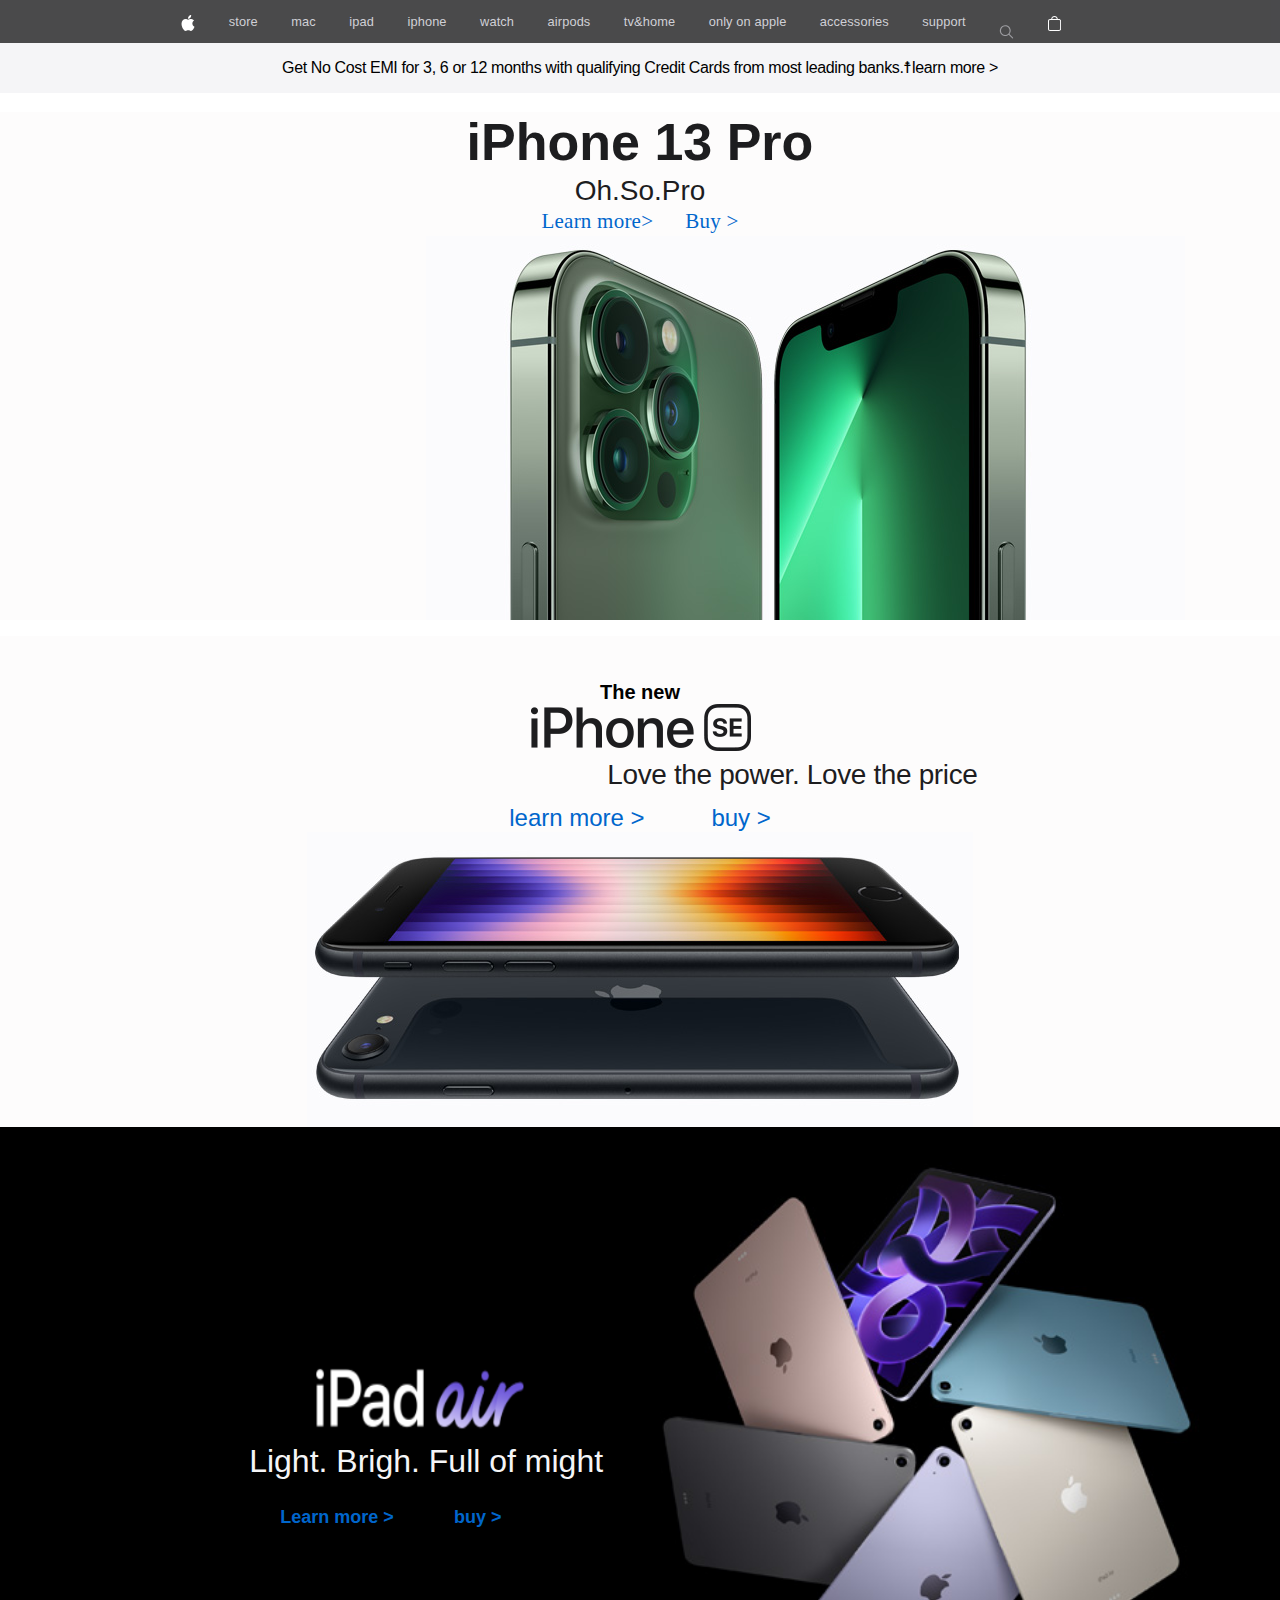
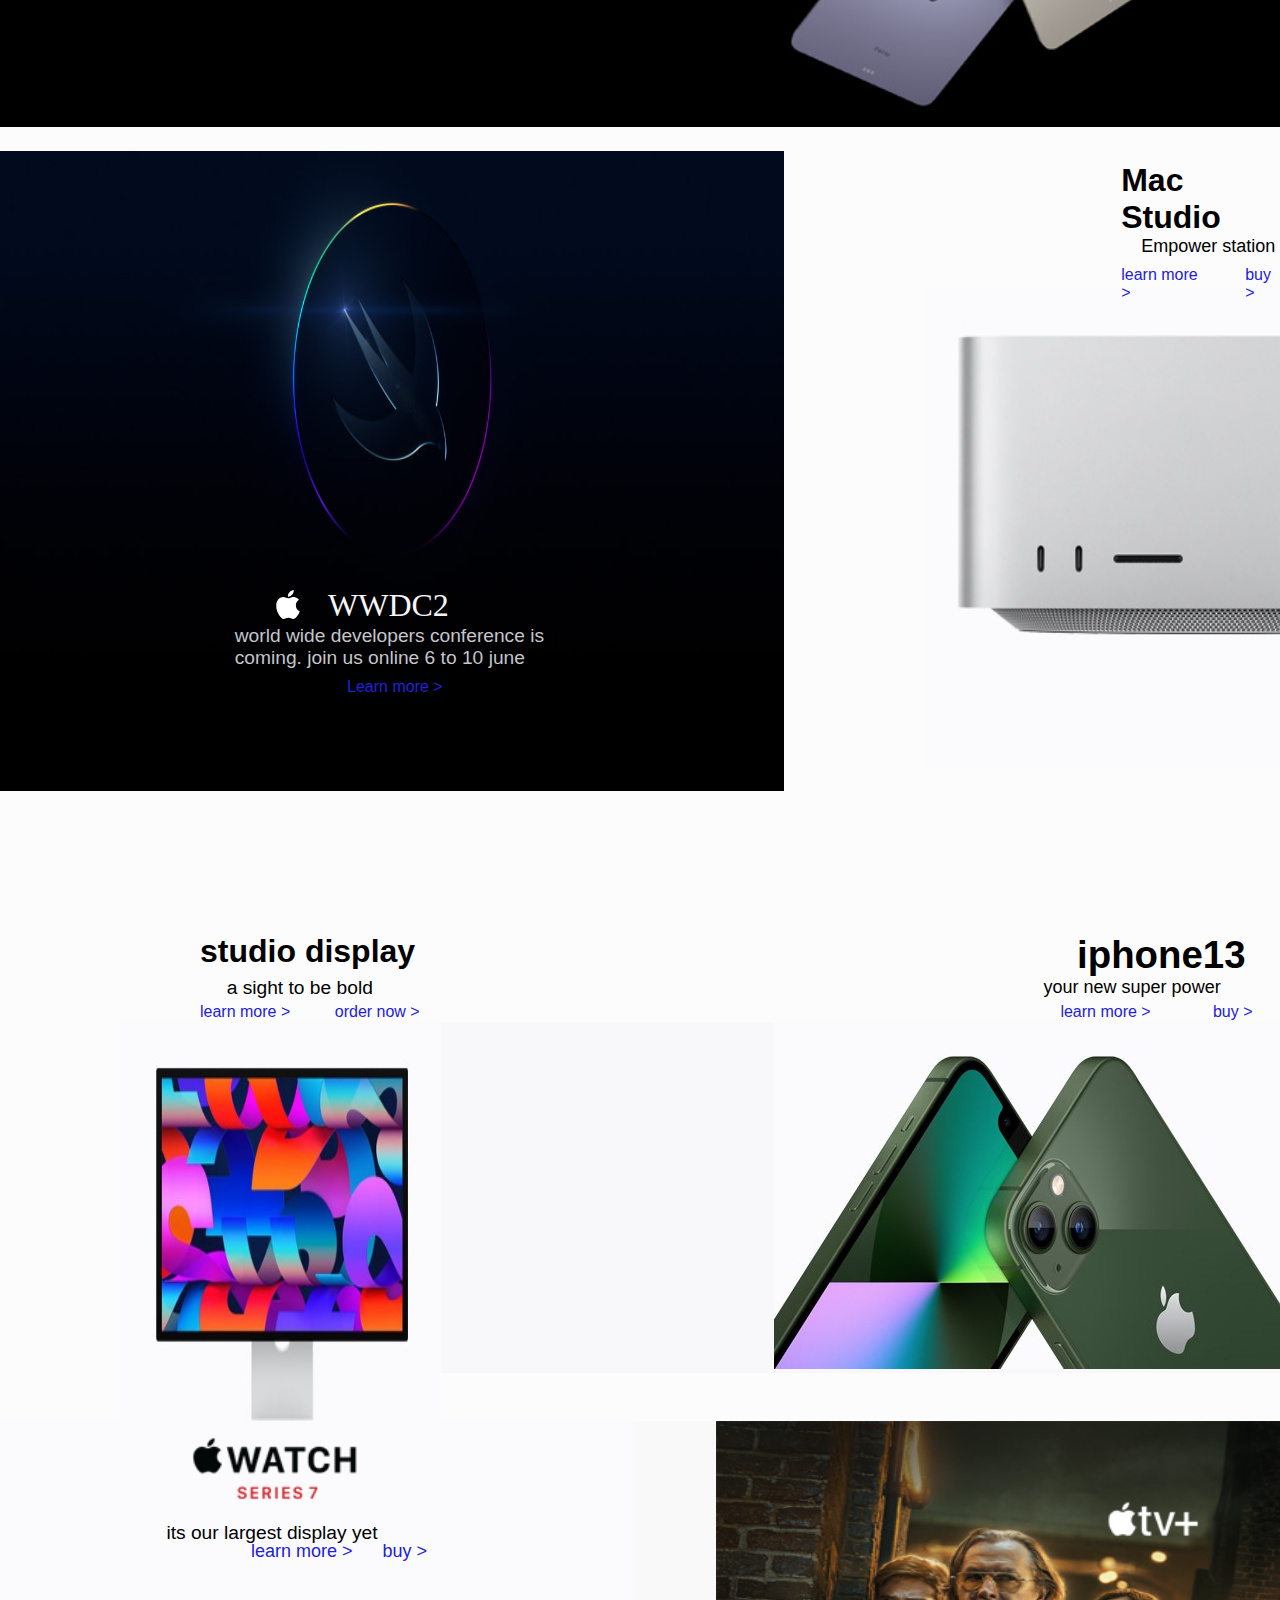
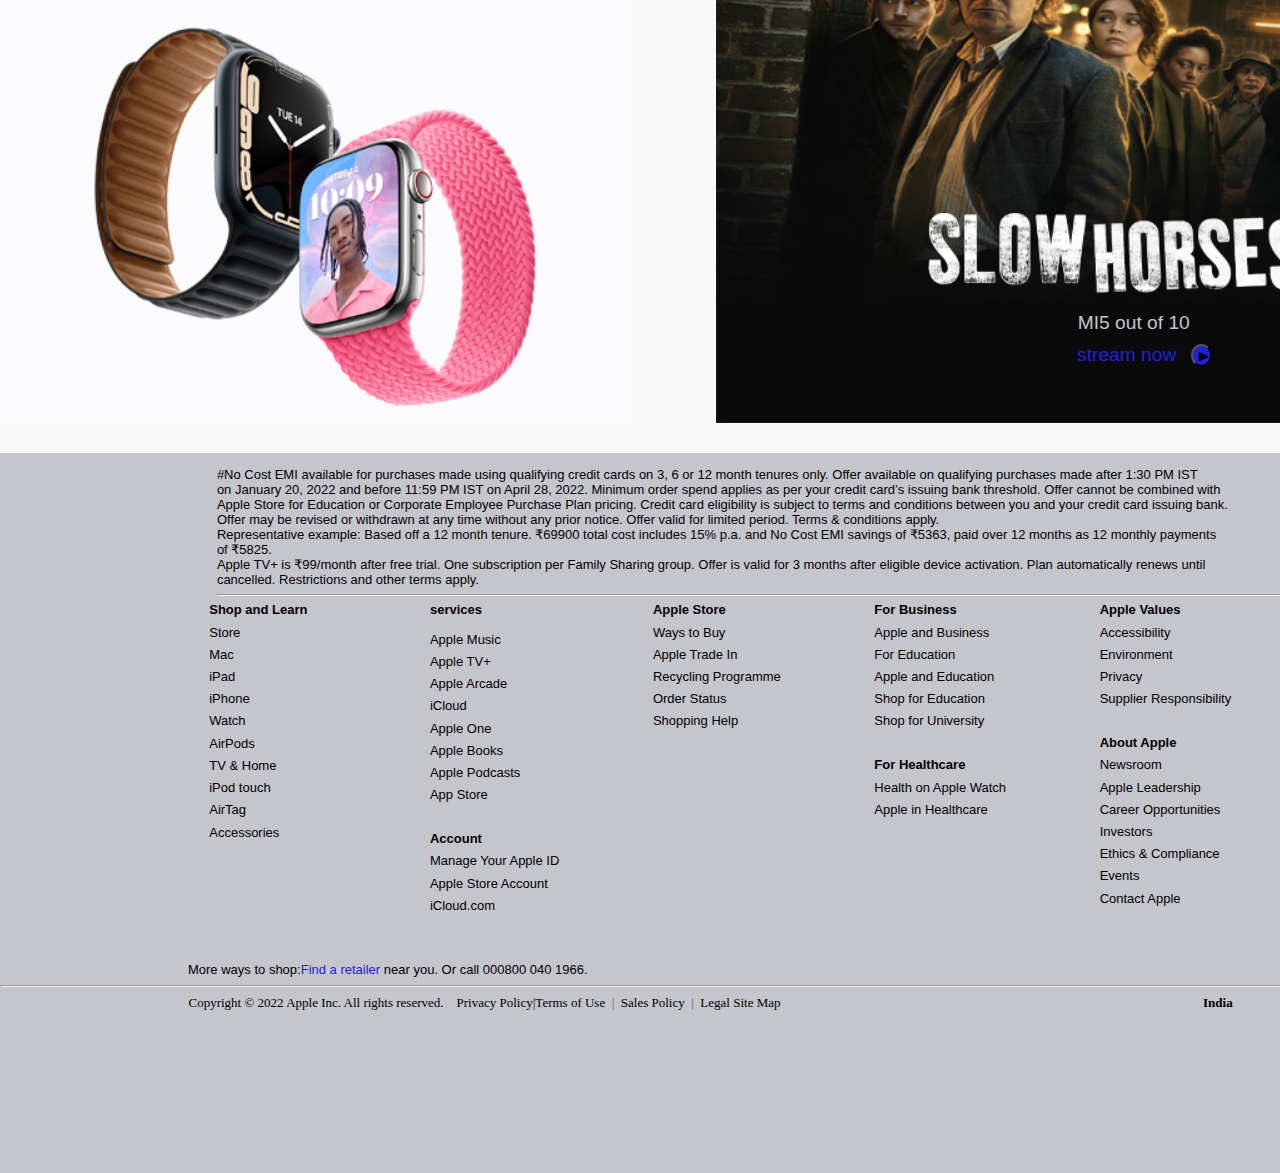
<file: html_css/apple/index.html>
<!DOCTYPE html>
<html lang="en">
<head>
    <meta charset="UTF-8">
    <meta http-equiv="X-UA-Compatible" content="IE=edge">
    <meta name="viewport" content="width=device-width, initial-scale=1.0">
    <title>apple</title>
    <link rel="stylesheet" href="main.css">
</head>
<body>
    <header>
    <div class="container">
        <div class="applelogo">
            <img src="image/globalnav_apple_image__b5er5ngrzxqq_large (3).svg"  alt="apple logo" 
             >
        </div>
        <div class="store">store</div>
        <div class="mac">mac</div>
        <div class="ipad">ipad</div>
        <div class="iphone">iphone</div>
        <div class="watch">watch</div>
        <div class="airpods">airpods</div>
        <div class="tv">tv&home</div>
        <div class="exclusive">only on apple</div>
        <div class="acce">accessories</div>
        <div class="support">support </div>
        <div class="search">
            <img src="image/globalnav_search_image__cbllq1gkias2_large (1).svg" alt="photo of magnifying glass">
        </div>
        <div class="market">
            <img src="image/globalnav_bag_image__yzte50i47ciu_large.svg" alt="image of a bag ">
        </div>
    </div>
    </header>
    <div class="second_line">
        <div class="s_l_f_sentence">Get No Cost EMI for 3, 6 or 12 months with qualifying Credit Cards from most leading banks.</div>
        <div class="s_l_symbol">&#9768;</div>
        <div class="s_l_last"> learn more &gt;</div>
    </div>
    <div class="iphone13_back">
    <div class="iphone13">iPhone 13 Pro</div>
    <div class="pro">Oh.So.Pro</div>
<div>
    <div class="third_block">
        <div class="learn">Learn more&gt;</div>
        <div class="buy">Buy &gt;</div>
     </div class=spac>

     <div class="i_photo">
        <img src="image/hero_iphone13pro_avail__iy77cld0zwii_large.png" alt="iphone13 photo ">
     </div>
    </div>
</div>
<div class="main2">
    <div>
        <div class="new"> The new</div>
        <div class="se">
            <img src="image/iphone se.png" alt="">
        </div>
        
        
        
        
     </div>
     <div class="love">Love the power. Love the price</div>
     <div class="se_buy">
     <div class="more2">learn more > </div>
     <div class="buy2">buy > </div>
     </div>
     <div class="se_im"><img src="image/s2.png" alt="photo of se"></div>
     <div class="ipad">
         <div class="ipad_pic">
            <img id="img2" src="image/ipad text1.png" alt="">

             <img id="img1" src="image/ipad.png" alt="">
           
         </div>
         <div class="light">Light. Brigh. Full of might </div>
         <div class="cart3">
         <div class="learn3">Learn more > </div>
         <div class="buy3">buy > </div>
         </div>
     </div>
     <div>
        <div class="ic">
            <div class="icon">
                <img id="icon" src="image/icon.jpg" alt="">
            </div>
            <div class="ac">
                <img id="ac" src="image/ac (1).jpg" alt="">
            </div>
        </div>
        <div class="conf">
            <img id="app_logo" src="image/globalnav_apple_image__b5er5ngrzxqq_large (3).svg" alt="">
            WWDC2</div>
        <div class="june">
            world wide developers conference is <br> coming. join us online 6 to 10 june
        </div>
        <div class="learn5">Learn more ></div>
     </div>
     <div class="maco">
         <div id="maco">Mac Studio</div>
         <div class="emp">Empower station</div>
         <div class="car8">
             <div class="learn8">learn more ></div>
             <div class="buy8">buy ></div>
         </div>

</div>
<div class="b7">
    <div class="tv">
        <img id="tv" src="image/tv.jpg" alt="">
    </div>
    <div>
        <img id="ip3" src="image/ip3.jpg" alt="">
    </div>

</div>
<div class="b7t">
<div class="top7">
    <div class="tvt">studio display</div>
    <div class="ip3t">iphone13</div>

</div>
<div class="middle7">
<div class="sight7">a sight to be bold</div>
<div class="super7">your new super power</div>

</div>
<div class="bottom7">
    <div class="l7">
        <div class="l77">learn more ></div>
        <div class="b745">order now ></div>
    
    
        <div class="l72">learn more ></div>
        <div class="b72">buy > </div>

    </div>
</div>
</div>
     <div class="blast">
         <div class="blast_pic">
         <div class="bwatch">
         <img id="bwatch" src="image/watch.jpg" alt="">
        </div>
        <div class="bseries">
            <img id="bseries" src="image/series.jpg" alt="">
        </div>
        <div class="watchl">
            <img id="watcht" src="image/watch_Logo.png" alt="">
        </div>
        <div class="dis12">its our largest display yet</div>
        <div class="last45">
                <div class="l9l">learn more ></div>
                <div class="b9b">buy ></div>
        </div>
        <div class="tv_t_l">
            <img id="tv_t_l" src="image/serieslogo.png" alt="">
        </div>
        
        <div class="mi">MI5 out of 10</div>
        <div class="tvmn">
            <img id="tv_logo5s" src="image/tv logo (1).png" alt="">
        </div>
        <div class="streams">
            <div class="tv_stream">stream now</div>
            <button class="button5" type="button">&#9654;</button>
        </div>
    </div>
     </div>    
</div>
<footer class="footer">
    <div class="footer_para">#No Cost EMI available for purchases made using qualifying credit cards on 3, 6 or 12 month tenures only. Offer available on qualifying purchases made after 1:30 PM IST <br> on January 20, 2022 and before 11:59 PM IST on April 28, 2022. Minimum order spend applies as per your credit card’s issuing bank threshold. Offer cannot be combined with <br> Apple Store for Education or Corporate Employee Purchase Plan pricing. Credit card eligibility is subject to terms and conditions between you and your credit card issuing bank. <br> Offer may be revised or withdrawn at any time without any prior notice. Offer valid for limited period. Terms & conditions apply. <br>
        Representative example: Based off a 12 month tenure. ₹69900 total cost includes 15% p.a. and No Cost EMI savings of ₹5363, paid over 12 months as 12 monthly payments <br> of ₹5825. <br>
        Apple TV+ is ₹99/month after free trial. One subscription per Family Sharing group. Offer is valid for 3 months after eligible device activation. Plan automatically renews until <br> cancelled. Restrictions and other terms apply.
    <hr class="line"></div>
    <div class="footer_main">
        <div class="s_l_a">Shop and Learn
            <div class="shopl">
            <div class="storela">Store</div>
            <div class="macla">Mac</div>
            <div class="ipadla">iPad</div>
            <div class="iphonela">iPhone</div>
            <div class="watchla">Watch</div>
            <div class="airpola">AirPods</div>
            <div class="tvlal">TV & Home</div>
            <div class="podla">iPod touch</div>
            <div class="tagla">AirTag</div>
            <div class="opsla"> Accessories</div>
        </div>
        </div>
        <div class="servicesl"> services
            <div class="la2">
                <div class="applela">Apple Music</div>
                <div class="appletla">Apple TV+</div>
                <div class="appletela">Apple Arcade</div>
                <div class="icala">iCloud</div>
                <div class="onela">Apple One</div>
                <div class="bookla">Apple Books</div>
                <div class="ppodcala">Apple Podcasts</div>
                <div class="appla">App Store</div>
                <div>
                    <div class="accountla">
                        Account
                    </div>
                        <div>
                            <div class="manla">
                                Manage Your Apple ID
                            </div>
                            <div class="unkla">
                                Apple Store Account
                            </div>
                            <div class="koola">
                                iCloud.com
                            </div>
                        </div>
                </div>
            </div>
        </div>
        <div id="unkmla">Apple Store
            <div>
                <div class="wala">Ways to Buy</div>
                <div class="trala">Apple Trade In</div>
                <div class="reala">Recycling Programme</div>
                <div class="orla">Order Status</div>
                <div class="shoppla">Shopping Help</div>
            </div>
        </div>
        <div class="b4la">For Business
            
            <div>
                <div class="b41la">Apple and Business</div>
                <div class="b42la">For Education</div>
                <div class="b43la">Apple and Education</div>
                <div class="b45la">Shop for Education</div>
                <div class="b46la">Shop for University</div>
                <div class="b47la">For Healthcare</div>
                <div class="b49la">Health on Apple Watch</div>
                <div class="b48la">Apple in Healthcare</div>
            </div>
        </div>
        <div class="b5la">Apple Values
            <div>
                <div class="b51la">Accessibility</div>
                <div class="b52la">Environment</div>
                <div class="b53la">Privacy</div>
                <div class="b54la">Supplier Responsibility</div>
                <div class="b55la">About Apple</div>
                <div class="b56la">Newsroom</div>
                <div class="b57la">Apple Leadership</div>
                <div class="b58la">Career Opportunities</div>
                <div class="b59la">Investors</div>
                <div class="b510la">Ethics & Compliance</div>
                <div class="b511la">Events</div>
                <div class="b511la">Contact Apple</div>
            </div>
        </div>
           
    </div>
    <div class="call3">
        <div>More ways to shop: </div>
        <div class="find5"> Find a retailer </div>
        <div>&nbsp;near you. Or call 000800 040 1966.</div>
    </div>
    <hr>
    <div class="policy">
        <div>Copyright © 2022 Apple Inc. All rights reserved.</div>
        <div class="fpl">Privacy Policy</div>
        <div class="veri1">|</div>
        <div>Terms of Use</div>
        <div class="verti2">|</div>
        <div>Sales Policy</div>
        <div class="verti3">|</div>
        <div> Legal Site Map</div>
        
        <div class="co">India</div>

    </div>

    

</footer>

</body>
</html>
</file>
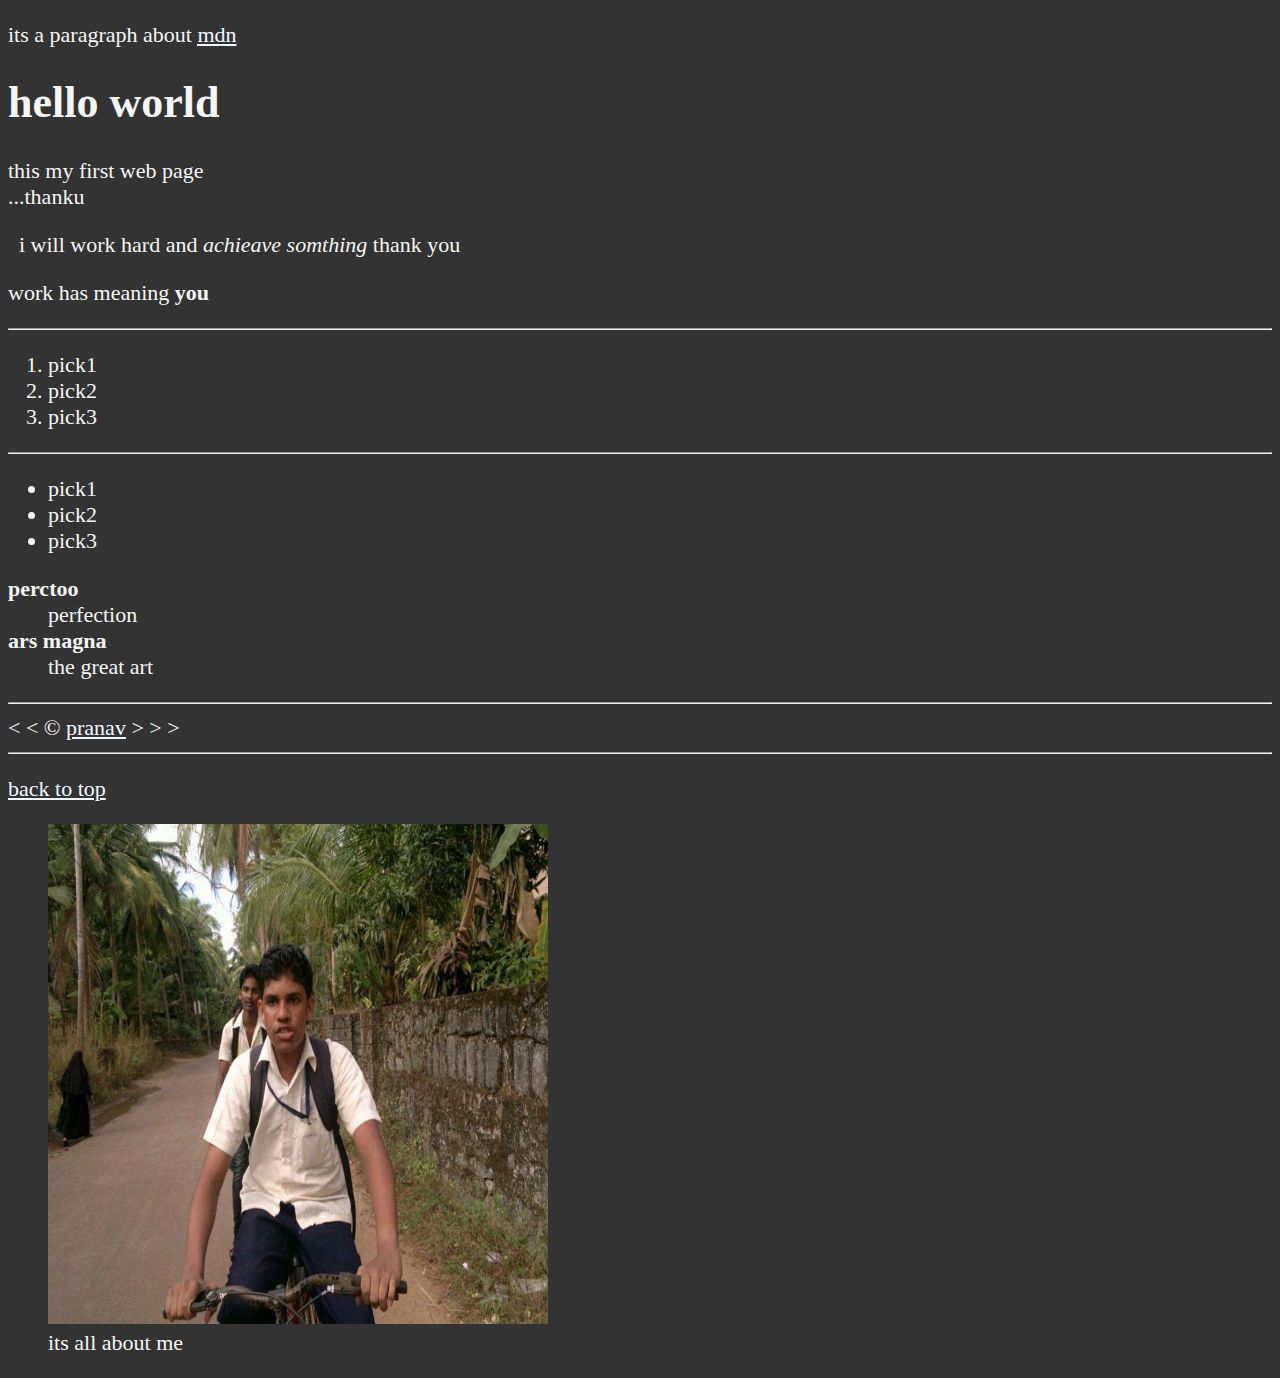
<file: html_css/html/index.html>
<!DOCTYPE html>
<html lang="en">
    <head>
        <meta charset="UTF-8">
        <meta name="author" content="pranav ps ">
        <meta name="description" content="my first static project">
        <title>my first page</title>
        <link rel="icon" href="html5.png" type="image/x-icon">
        <link rel="stylesheet" href="main.css" type="text/css">
    </head>
    <body>
        <p>its a paragraph about <abbr title="mozilla devele network">
            <a href="https://www.python.org/">mdn</a> </abbr></p>
        <h1>hello world</h1>
        <p>this my first web page 
            <br>...thanku
        </p>
        <p>&nbsp; i will work hard and <em>achieave somthing</em> thank you</p>
        <p>work has meaning <strong>you </strong></p>
        <hr>
        <ol>
            <li>pick1</li>
            <li>pick2</li>
            <li>pick3</li>


        </ol>
        <hr>
        <ul>
            <li>pick1</li>
            <li>pick2</li>
            <li>pick3</li>
        </ul>
        <dl>
            <dt><strong>perctoo</strong>
                
            </dt>
            <dd>perfection</dd>
            <dt> <strong>ars magna</strong> </dt>
            <dd>the great art</dd>




        </dl>
        <hr>
        &lt; &lt; &copy; <a href="about.html">pranav</a> &gt; &gt; &gt;
        <hr>
        <p><a href="#">back to top</a></p>
        <figure>
        <img src="image/IMG-20190522-WA0008.jpg" alt="image of me " title="don't laugh at me " width="500" height="500">
            <figcaption>its all about me</figcaption>
        </figure>
    </body>
</html>
</file>
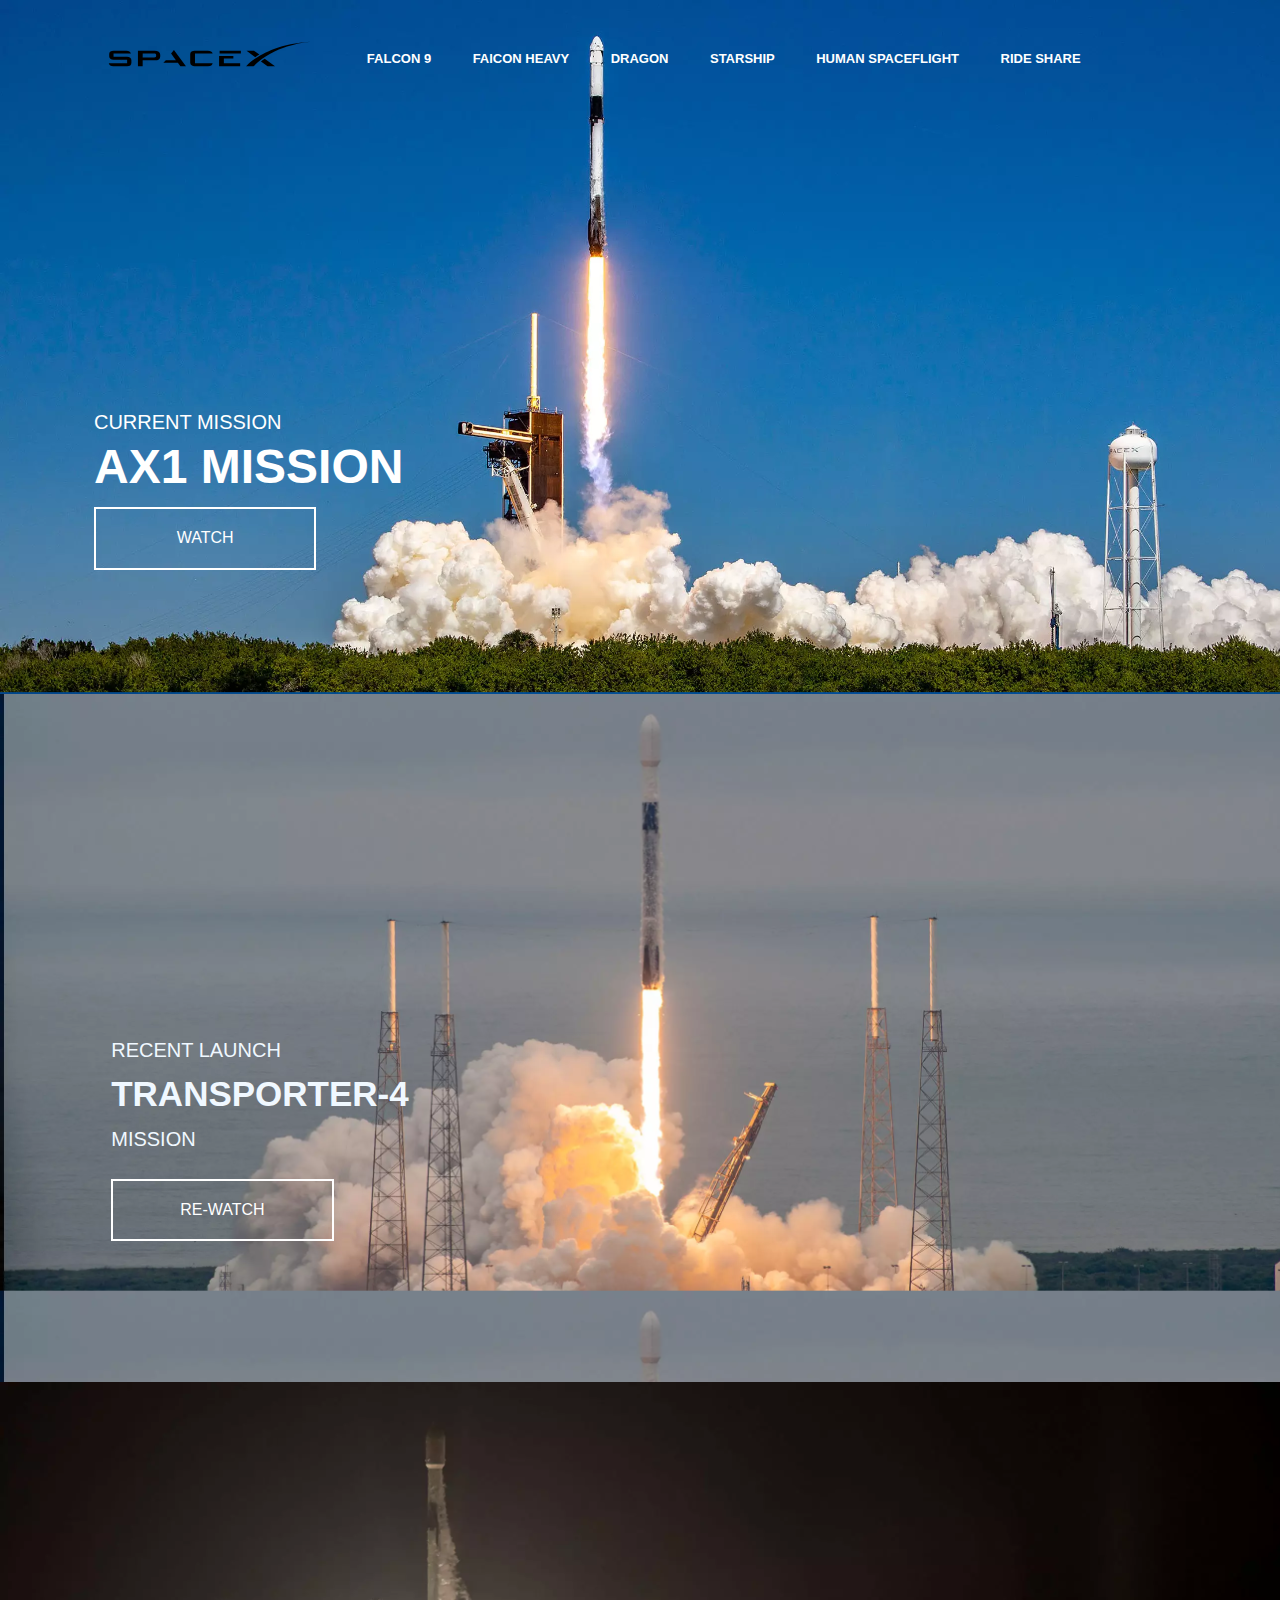
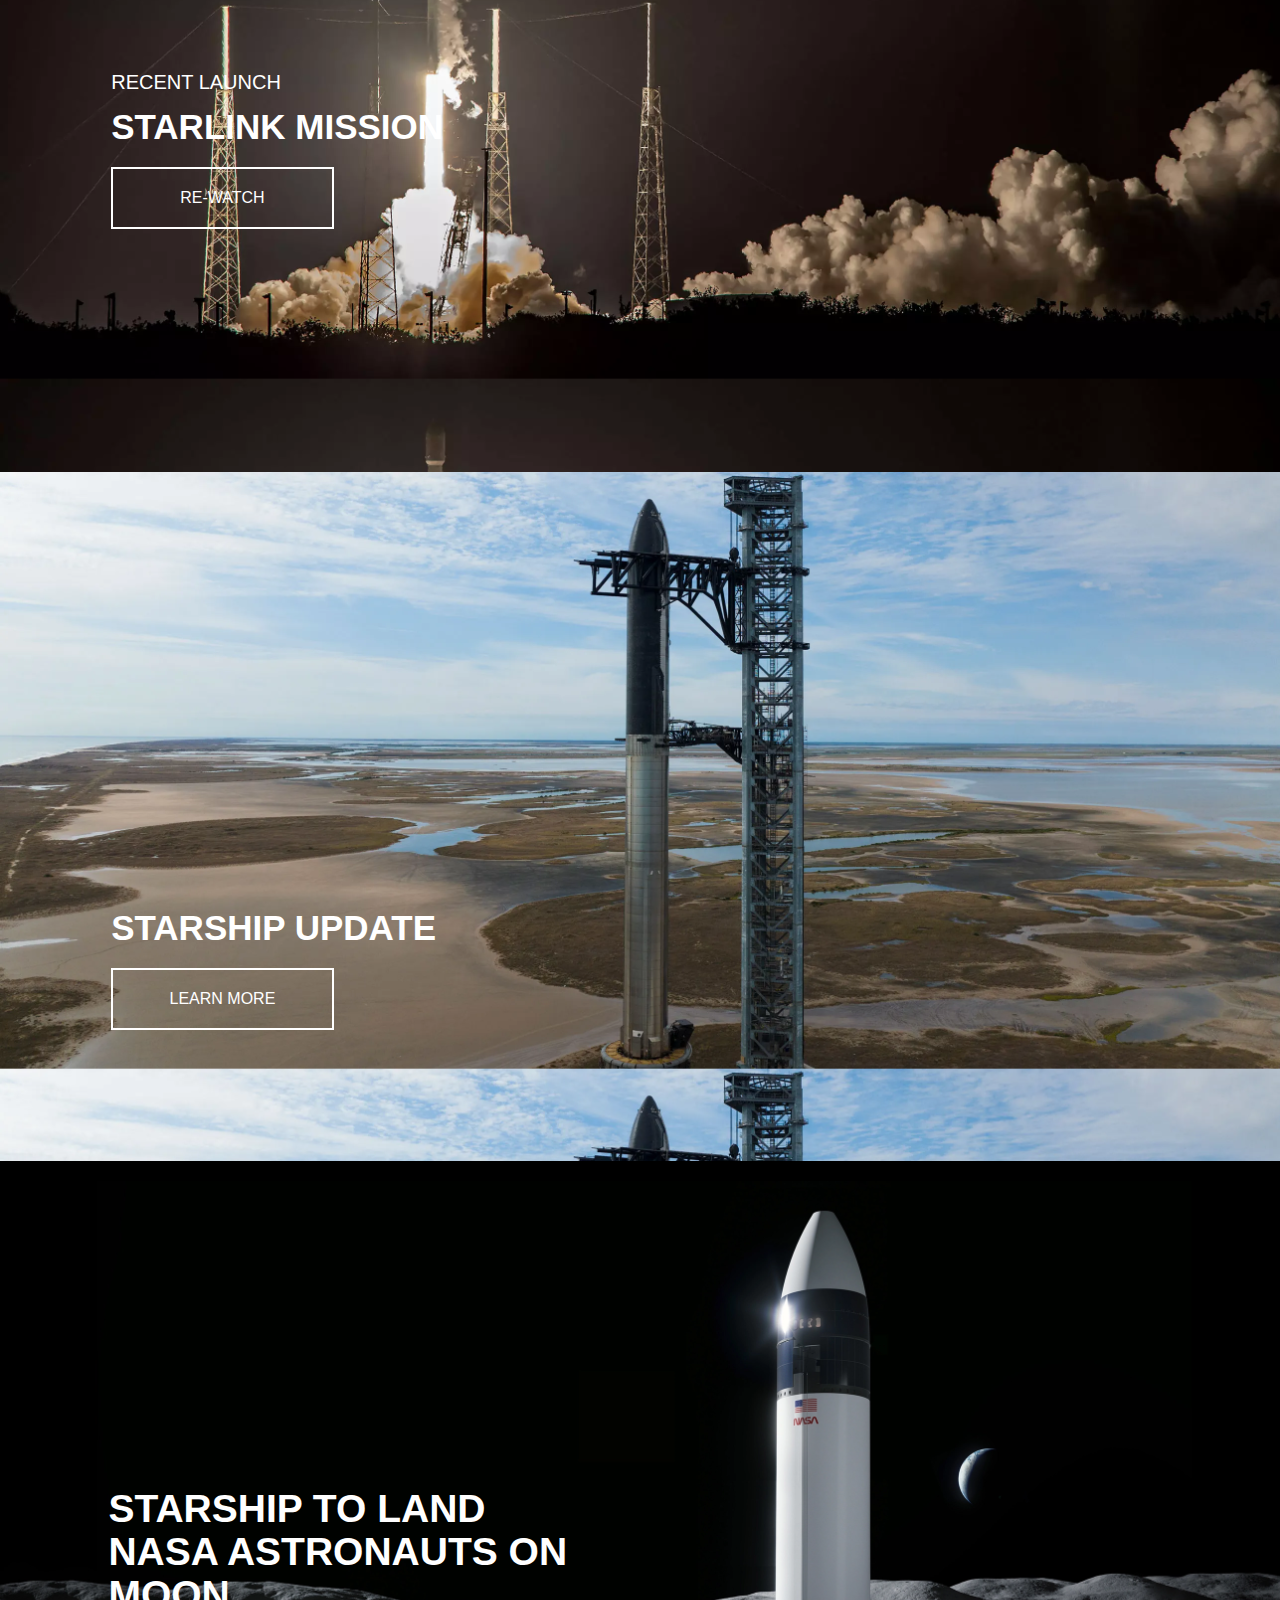
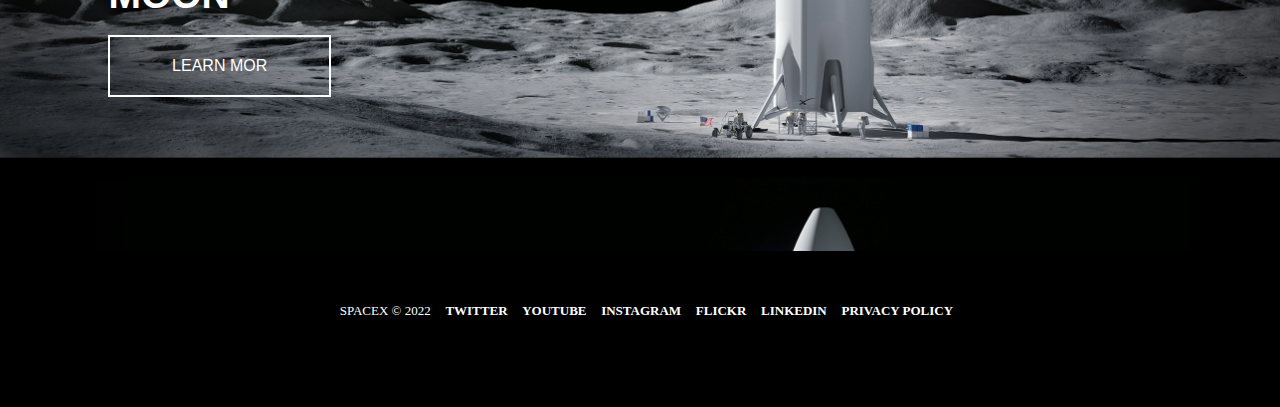
<file: html_css/spaceX/index.html>
<!DOCTYPE html>
<html lang="en">
<head>
    <meta charset="UTF-8">
    <meta http-equiv="X-UA-Compatible" content="IE=edge">
    <meta name="viewport" content="width=device-width, initial-scale=1.0">
    <title>spaceX</title>
    <link rel="stylesheet" href="main.css">
</head>
<body>
    <div class="header">
        <div class="spacex_logo">
            <img id="spacex_logo" src="image/spaceX_logo.svg" alt="">
        </div>
      <div class="header_name">
        <div class="F9">FALCON 9</div>
        <div class="falcon_h">FAlCON HEAVY</div>
        <div class="dragon">DRAGON</div>
        <div class="starship">STARSHIP</div>
        <div class="human_S"> HUMAN SPACEFLIGHT</div>
        <div class="ride_share">RIDE SHARE</div>
        <div class="shop">SHOP</div>
        <div id="button1"> 
            <div class="button_main">
                <div class="first_line">_</div>
                <div>_</div> 
                <div class="last_line">_</div>
            </div>
        </div>
            
          
      </div>
      <div class="inside_PIC1">
        <div>CURRENT MISSION</div>
        <div class="AX1">AX1 MISSION</div>
        <button class="b3w">WATCH</button>
      </div>

    </div>
    <div class="second_pic">
        <div class="second_t">
            <div>RECENT LAUNCH</div>
            <div class="trans4">TRANSPORTER-4</div>
            <div>MISSION</div>
            <button class="b4w">RE-WATCH</button>
        </div>
    </div>
    <div class="third_pic">
        <div class="third_t">
            <div>RECENT LAUNCH</div>
            <div class="trans4">STARLINK MISSION</div>
            <button class="b4w">RE-WATCH</button>
        </div>
    </div>
    <div class="fourth_pic">
        <div class="fourth_t">
            <div class="star">STARSHIP UPDATE</div>
            <button class="b4w">LEARN MORE</button>
        </div>
    </div>
    <div class="fifth_pic">
        <div class="fifth_t">
            <div class="starsh">STARSHIP TO LAND</div>
            <div class="trans5">NASA ASTRONAUTS ON</div>
            <div class="trans5">MOON</div>
            <button class="b4w">LEARN MOR</button>
        </div>
    </div>
        <div class="footer">
            <div class="footer2">
            <div class="space2"> SPACEX © 2022</div>
            <div class="twii">TWITTER</div>
            <div class="youi">YOUTUBE</div>
            <div class="insti">INSTAGRAM</div>
            <div class="flicki">FLICKR</div>
            <div class="linke">LINKEDIN</div>
         <div class="priva">PRIVACY POLICY</div>
        </div>
    </div>
    
</body>
</html>
</file>
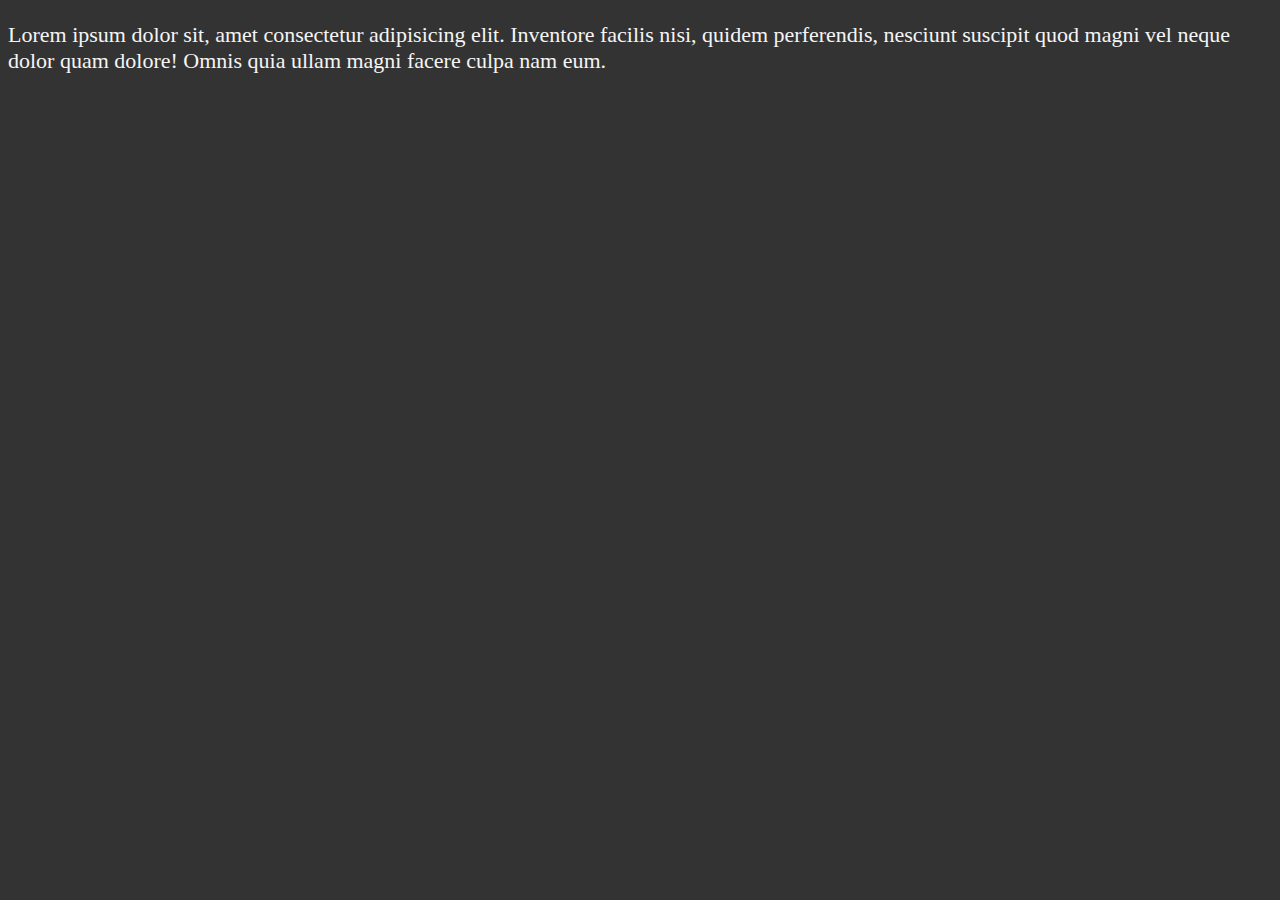
<file: html_css/html/about.html>
<!DOCTYPE html>
<html lang="en">
    <head>
    <meta charset="UTF-8">
    <meta name="author" content="PRANAV PS">
    <meta name="about me" content="its all about me">
    <title>PRANAV P S </title>
    <link rel="icon" href="html5.png">
    <link rel="stylesheet" href="main.css">

</head>
<body>
    <p>Lorem ipsum dolor sit, amet consectetur adipisicing elit. Inventore facilis nisi, quidem perferendis, nesciunt suscipit quod magni vel neque dolor quam dolore! Omnis quia ullam magni facere culpa nam eum.</p>
</body>









</html>
</file>
<file: html_css/apple/main.css>
body
{
    margin: 0;
}
.container
{
    color: #c5c5cc;
    background-color: #000000;
    opacity: 80%;
    font-size: 80%;
    font-family: FONT-FAMILY
    SF Pro Text, SF Pro Icons, Helvetica Neue, Helvetica, Arial, sans-serif;
    line-height: 3.66667;
    font-weight: 500;
    height: 25px;
    
    text-decoration: none;
    white-space: nowrap;
    outline-offset: -7px;
    background-position: center center;
    letter-spacing: -.01em;
    font-stretch: extra-expanded;
    
    letter-spacing: 0.12px;
    text-align: left;
    line-height: 25px;
    position: sticky;
    
    display: flex;
    flex-direction: row;
    text-align: center;
    padding: 9px;
    justify-content: space-evenly;
    cursor: pointer;
    
    
}
.container:hover
{
background-color: #1d1d1f;
}
.applelogo
{
   
    margin-top: -.5%;
}
.applelogo
{
    margin-left: 11%;
}
.market
{
    margin-right: 14%;
}
.market
{
    margin-top: -0.5%;
}
.search
{
    margin-top: -3.4%;
}
.second_line
{
    background-color: #f5f5f7;
    color: #000000;
    font-family: FONT-FAMILY
    SF Pro Text, SF Pro Icons, Helvetica Neue, Helvetica, Arial, sans-serif;
    
    font-weight:lighter;
   
    line-height: 50px;
    letter-spacing: -0.374px;
    background-position: center;
    display: flex;
    flex-direction: row;
    justify-content: center;
    font-stretch:extra-expanded ;
    
}
.iphone13
{
    color: #1d1d1f;
    font-family:  SF Pro Text, SF Pro Icons, Helvetica Neue, Helvetica, Arial, sans-serif;
    font-size: 325%;
    font-weight:600;
    display: flex;
    justify-content: center;
    margin-top: 2.5%;
}
.pro
{
    color: #1d1d1f;
    font-family:  SF Pro Text, SF Pro Icons, Helvetica Neue, Helvetica, Arial, sans-serif;
    font-size: 175%;
    padding-top: 0.25%;
    font: weight 100px;
    display: flex;
    justify-content: center;
    /* margin-top: 2.5%; */
}
.third_block
{
    color: #0066cc;
    font-size: 21px;
    line-height: 29.001px;
    text-align: center;
    letter-spacing: 0.231px;
    display: flex;
    justify-content: center;
}
.learn
{
    padding-left: -15%;
}
.buy
{
    padding-left: 2.5%;
}
 .i_photo
{
  
    display: flex;
    margin-left: 55ch;
    justify-content: center;
    
     width: 730px;
    height: auto; 
} 
.space
{
    display: flex;
    flex-direction: column;
    justify-content: space-between;
    
}
.new
{
    font-family:  SF Pro Text, SF Pro Icons, Helvetica Neue, Helvetica, Arial, sans-serif ;
    display: flex;
    justify-content: center;
    padding-top: 4ch;
    font-size: 2.5ch;
    font-weight: 600;
    font-stretch: extra-expanded;

}
.se
{
    font-weight: 300;
    font-family:  SF Pro Text, SF Pro Icons, Helvetica Neue, Helvetica, Arial, sans-serif ;
display: flex;
justify-content: center;
}
.love
{
    font-family: "SF Pro Text", "SF Pro Icons", "Helvetica Neue", Helvetica, Arial, sans-serif ;
    font-size: 28px ;
    line-height: 25px;
    letter-spacing: -0.374px;
    color: #1d1d1f;
    margin-left: 39ch;
    padding-top: 0.25%;
}
.iphone13_back
{
    background-color: #f5eeee28;
    margin-top: -1%;
}
.se_buy
{
    font-family: "SF Pro Text", "SF Pro Icons", "Helvetica Neue", Helvetica, Arial, sans-serif ;

    display: flex;
    flex-direction: row;
    justify-content: center;
    margin-top: 2ch;
    font-size: 24px;
    color: #0066cc;
}
.main2
{
    background-color: #f5eeee28;
    margin-top: 2ch;
}
.more2
{
    margin-left: -1.ch;
}
.se_buy
{
margin-top: 1.3ch;
font: weight 100px;
}
.buy2
{
    margin-left: 5ch;
}
.se_im
{
    margin-top: ch;
    display: flex;
    justify-content: center;
    width: -10ch;
}
.ipad_pic
{
   background-size: 600px;
}
.ipad_pic
{
    background-color: #000000;
    display: flex;
    flex-direction: row;
   height: 600px;
}
#img1
{
    margin-left: 25ch;
}
#img2
{
    width: 250px;
    height:120px;
    margin-top: 25ch;
    margin-left: 36ch;
    position: absolute;
}
.light
{
    color: #f5f5f7;
    margin-top: -16ch;
    position: absolute;
    margin-left: 14ch;
    font-size: xx-large;
    font-family: "SF Pro Text", "SF Pro Icons", "Helvetica Neue", Helvetica, Arial, sans-serif ;
    font-weight: 100;
}
.cart3
{
    display: flex;
    flex-direction: row;
    font-family: "SF Pro Text", "SF Pro Icons", "Helvetica Neue", Helvetica, Arial, sans-serif ;
    font-weight: 100;
    font-size:large;
    position: absolute;
    color: #f5f5f7;  
    margin-top: -22ch;  
    margin-left: 28ch;
    color: #0066cc;
    font-weight: 600;

}
.buy3
{
    margin-left: 6ch;
}
.ic
{
    display: flex;
    flex-direction: row;
    /* width: 25px;
    height: 25px; */
}
#icon
{
    width: 98ch;
    height: 80ch;
    margin-top: 3ch;
   
}
#ac
{
    width: 70ch;
    height: 60ch;
    margin-top: 20ch;
    margin-left: 25%;
}
.conf
{
    margin-top: -13ch;
    margin-left: 18ch;
    color: #f5f5f7;
    position: absolute;
    display: flex;
    flex-direction: row;
    font-size: xx-large;
}
#app_logo
{
    margin-left: -2.5ch;
    margin-top: -1.2ch;
    height: 5ch;
    width: 5ch;
}
.june
{
    color: #c5c5cc;
    margin-top: -16ch;
    font-size: larger;
    font-family: "SF Pro Text", "SF Pro Icons", "Helvetica Neue", Helvetica, Arial, sans-serif ;
    margin-left: 22ch;
}
.learn5
{
    color: #2121db;
    margin-top: 1ch;
    font-size: medium;
    font-family: "SF Pro Text", "SF Pro Icons", "Helvetica Neue", Helvetica, Arial, sans-serif ;
    margin-left: 39ch;
}   
.maco
{
margin-left: 126ch;
margin-top: -60ch;
color: #000000;
font-family: "SF Pro Text", "SF Pro Icons", "Helvetica Neue", Helvetica, Arial, sans-serif ;

}
#maco
{
    font-size: xx-large;
    font-weight: 600;

}
.emp
{
    margin-left: 2ch;
    font-size: large;


}
.car8
{
    margin-top: 1ch;
    display: flex;
    flex-direction: row;
    color: #2121db;
}
.buy8
{
    margin-left: 5ch;
}
.b7
{
    display: flex;
    flex-direction: row;
    margin-top: 90ch;
    background-color: #f5f5f88d;
    opacity: 20;
    margin-left: 25ch;
}
#ip3
{
    margin-left: 45ch;

}
#tv
{
    height: 120%;
    width: 150%;
    margin-left: -10ch;
}
.b7t
{
margin-top: -55ch;
margin-left: 25ch;
}
.top7
{
    display: flex;
    flex-direction: row;
    font-family: "SF Pro Text", "SF Pro Icons", "Helvetica Neue", Helvetica, Arial, sans-serif ;
    font-size: 200%;
    font-weight: 600;
    
}
.ip3t
{
    margin-left: 31ch;
    font-size: 120%;
}
.middle7
{
    display: flex;
    flex-direction: row;
    margin-left: 2.5ch;
    font-family: "SF Pro Text", "SF Pro Icons", "Helvetica Neue", Helvetica, Arial, sans-serif ;
    font-size: larger;
}
.super7
{
    margin-left: 67ch;
    font-size: large;
}
.l7
{
    display: flex;
    flex-direction: row;
    margin-top: 0.5ch;
    color: #2121db;
    font-size: medium;
    font-family: "SF Pro Text", "SF Pro Icons", "Helvetica Neue", Helvetica, Arial, sans-serif ;
}

.b745
{
margin-left: 5ch;
}


.l72
{
margin-left: 72ch;
}
.b72
{
margin-left: 7ch;
}
.blast_pic
{
    
    display: flex;
    flex-direction: row;
    margin-top: 50ch;
    background-color: #f4f4f43e;
   
}
#bseries
{
    margin-left: 25ch;
    height:80%;
    width: 110%;
}
#bwatch
{
    height:80%;
}
.big
{
   margin-left: 50ch;
    
}
.big_l
{
    margin-top: 500ch;

}
#watcht
{
    /* background-color: #000000; */
    position: absolute;
    width:  13%;
    height: auto;
    padding-top: 2ch;
    margin-left: -130ch;
}
.dis12
{
    /* background-color: #000000; */
    /* padding-top: -60ch; */
    position: absolute;
    margin-top: 9.5ch;
    padding-left: 13%;
    font-size: larger;
    font-family: "SF Pro Text", "SF Pro Icons", "Helvetica Neue", Helvetica, Arial, sans-serif ;
}
.last45
{
    /* background-color: #000000; */
    font-size: large;
    margin-left: -98ch;
    display: flex;
    flex-direction: row;
    margin-top: 12ch;
    font-family: "SF Pro Text", "SF Pro Icons", "Helvetica Neue", Helvetica, Arial, sans-serif ;
    color: #2121db;
}
.b9b
{
    margin-left: 3ch;
}
.tv_t_l
{
    /* background-color: #000000; */
    margin-left: 116ch;
    position: absolute;
    margin-top: 49ch;
    

}
#tv_t_l
{
    width: 125%;
}
.mi
{
position: absolute;
font-weight: 400;
font-family: "SF Pro Text", "SF Pro Icons", "Helvetica Neue", Helvetica, Arial, sans-serif ;
margin-left: 101ch;
color: #c5c5cc;
margin-top: 46ch;
font-size: larger;
font-weight: 400;

}
#tv_logo5s
{
   
    width: 140%;
    height: auto;
}
.tvmn
{
margin-left: 85ch;
margin-top: 10ch;
}
.streams
{
    color: #2121db;
    display: flex;
    flex-direction: row;
    margin-top: 49ch;
    font-size: larger;
    font-weight: 400;
    margin-left: -9ch;
    font-family: "SF Pro Text", "SF Pro Icons", "Helvetica Neue", Helvetica, Arial, sans-serif ;

}
.stream_sign
{
    margin-left: 1ch;
    
    background-color: #2121db;
    width:-5ch;
    height: -60ch;
}
.button5
{
    width: 15%;
    height: 10%;
    border-radius: 50%;
    margin-left: 2ch;
    background-color: #2121db;
}
.footer
{
    position: absolute;
background-color: #c5c5cc;
margin-top: -15ch;
margin-bottom: 25%;
height: 90ch;
width: 190ch;
}
.footer_para
{
    padding-top: 2ch;
    font-size: small;
    margin-left: 30ch;
    margin-right: 20ch;
    font-weight: lighter;
    font-family: "SF Pro Text", "SF Pro Icons", "Helvetica Neue", Helvetica, Arial, sans-serif ;
}
.line
{
    color: #c5c5cc;
}
.footer_main
{
    display: flex;
    flex-direction: row;
    justify-content: space-evenly;
    margin-left: 19ch;
    font-size: small;
    font-weight: 400;
    font-family: "SF Pro Text", "SF Pro Icons", "Helvetica Neue", Helvetica, Arial, sans-serif ;
    height: 50%;
    
}
.servicesl
{
    margin-left: 4ch;
    font-size: small;
font-weight: 600;

}
.shopl
{
    font-size: small;
    display: flex;
    flex-direction: column;
    justify-content: space-between;
    font-weight: 100;
    
}

.s_l_a
{
    margin-left: -3ch;
font-size: small;
font-weight: 600;
}
.storela
{
padding-top: 1ch;
}
.macla
{
padding-top: 1ch;
}
.ipadla
{
padding-top: 1ch;
}
.iphonela, .watchla, .airpola , .tvlal, .podla, .tagla
{
    padding-top: 1ch;
} 
.opsla
{
    padding-top: 1ch;
    
}
.la2
{
    font-size: small ;
    font-weight: 100;
    font-family: "SF Pro Text", "SF Pro Icons", "Helvetica Neue", Helvetica, Arial, sans-serif ;
}
.la2, .applela, .appletla,.appletela, .icala, .onela, .bookla, .ppodcala, .appla
{
    padding-top: 1ch;
}
.accountla
{
    padding-top: 4ch;
    font-size: small;
    font-weight: 600;
    font-family: "SF Pro Text", "SF Pro Icons", "Helvetica Neue", Helvetica, Arial, sans-serif ;
}
.manla, .unkla
{
    padding-top: 1ch;
}
.koola
{
    padding-top: 1ch;
}
#unkmla
{
    
  font-size: small;
  font-weight: 600;
}
.wala, .trala, .reala, .orla
{
    padding-top: 1ch;
    font-size: small;
    font-weight:100 ;
    font-family: "SF Pro Text", "SF Pro Icons", "Helvetica Neue", Helvetica, Arial, sans-serif ;
}
.shoppla
{
    padding-top: 1ch;
    font-weight: 100;
    font-family: "SF Pro Text", "SF Pro Icons", "Helvetica Neue", Helvetica, Arial, sans-serif ;
}
.b4la
{
    font-size: small;
  font-weight: 600;

}
.b41la,.b42la,.b43la,.b45la,.b46la,.b47la, .b48la, .b49la
{
    padding-top: 1ch;
    font-weight: 100;
    font-family: "SF Pro Text", "SF Pro Icons", "Helvetica Neue", Helvetica, Arial, sans-serif ;
}
.b47la
{
    font-size: small;
    font-weight: 600;
    padding-top: 4ch;
}
.b5la
{
    margin-right: 27ch;
    font-size: small;
 
    font-family: "SF Pro Text", "SF Pro Icons", "Helvetica Neue", Helvetica, Arial, sans-serif ;
       font-weight: 600;
}
.b51la, .b52la, .b53la, .b54la, .b55la, .b56la, .b57la, .b58la, .b59la, .b510la, .b511la, .b511la
{
    font-size: small;
    font-weight: 100;
    padding-top: 1ch;
}
.b55la
{
    font-size: small;
    font-weight: 600;
    padding-top: 4ch;
}
.call3
{
    display: flex;
    flex-direction: row;
    
    font-family: "SF Pro Text", "SF Pro Icons", "Helvetica Neue", Helvetica, Arial, sans-serif ;
    margin-left: 26ch;
    font-size: small;
    font-weight: 500;
}
.find5
{
    color: #2121db;
}
.policy
{
    display: flex;
    flex-direction: row;
    margin-left: 29ch;
   font-size: small;
   font-weight: 200;
}
.fpl
{
    padding-left: 2ch;
}
.verti1, .verti2, .verti3
{
    padding-left: 1ch;
    padding-right: 1ch;
    color: #5b5b5d;
}
.co
{
    padding-left: 65ch;
    font-size: small;
    font-weight: 600;
    font-stretch: expanded;
}
</file>
<file: html_css/html/main.css>
html{

    font-size: 22px;
}
body
{
background-color: #333;
color: whitesmoke;
}    
a
{
    color: aliceblue;

}
a:visited
{
color: lightgray;
}
a:hover:active
{
    color: #eee;
}
</file>
<file: html_css/spaceX/main.css>
#spacex_logo{
    width: 28ch;
    height: 15ch;
    padding-left: 15ch;
    
}
.header
{
    display: flex;
    flex-direction: row;
    font-family: D-DIN-Bold, Arial, Verdana, sans-serif;
    font-size: small;
    font-weight: 600;
    background-image: url(image/rocket1.webp);
    background-size: 1500px;
    height: 96ch;
    color: white;
    width: 101%;
    
    
    
}
.header_name
{
    display: flex;
    flex-direction: row;
    justify-content: space-evenly;
    
    width: 170ch;
}
#button1
{
    height: 5ch;
    margin-top: -3.5ch;
    
    size: 10ch;
}
.header_name
{
    padding-top: 7ch;
}
.button_main
{
    display: flex;
    flex-direction: column;
    line-height: 0.5ch;
    font-weight: 600;
    color: azure;
    height: 10;
    font-size: larger;
    cursor: pointer;


}
.first_line
{
    margin-top: 2ch;
    
}
.last_line
{
    padding-bottom: 5ch;
}
.button_main:hover
{
    
    font-size: 140%;
}
.F9
{
    margin-left: 2ch;
    
    cursor: pointer;
}
.ride_share
{
    margin-right: 90ch;
    cursor: pointer;
}

.b3w
{
    margin-top: 2ch;
    width: 25ch;
    background-color: rgba(0, 0, 0, 0);
    height: 7ch;
    border: 2px solid white;
    color:white;
    padding: 14px 28px;
    font-size: 16px;
    cursor: pointer;
    font-weight: 500;
    cursor: pointer;
}
.inside_PIC1
{
    padding-top:36ch;
    margin-left: -130ch;
    /* background-color: rgb(204, 32, 32); */
    /* color: black; */
    line-height: 4ch;
    width: 50%;
    font-size: 20px;
    font-weight: 300;
}
.shop
{
margin-left: -50ch;
}
.AX1
{
    font-size: 48px;
    font-weight: 700;
}
.b3w:hover
{
    background-color: aliceblue;
    color: black;
    font-weight: 700;
}
.second_pic
{
    
    height: 86ch;
    background-image: url(image/rocket2.webp);
    background-size: 100%;
    width: 101%;
    
}
.second_t
{
    padding-top: 30ch;
    display: flex;
    flex-direction: column;
    padding-left: 10ch;
    /* background-color: black; */
    color: aliceblue;
    line-height: 4ch;
    width: 50%;
    font-size: 20px;
    font-weight: 300;
    font-family: D-DIN-Bold, Arial, Verdana, sans-serif;
    
}
.b4w
{
    margin-top: 2ch;
    width: 25ch;
    background-color: rgba(0, 0, 0, 0);
    height: 7ch;
    border: 2px solid white;
    color:white;
    padding: 14px 28px;
    font-size: 16px;
    cursor: pointer;
    font-weight: 500;
    
    cursor: pointer;
}
.trans4
{
    font-size: 35px;
    font-weight: 700;
}
.b4w:hover
{
    background-color: aliceblue;
    color: black;
    font-weight: 700;
}
.third_pic
{
    
    height: 62ch;
    background-color: black;
    font-family: D-DIN-Bold, Arial, Verdana, sans-serif;
    font-size: 20px;
    font-weight: 300;
    line-height: 4ch;
    display: flex;
    flex-direction: column;
    background-image: url(image/rocket3.webp);
    background-size: 100%;
    width: 101%;
}
.third_t
{
    padding-top: 25ch;
    padding-left: 10ch;
    color: white;
}
.fourth_pic
{
    height: 62ch;
    background-color: black;
    font-family: D-DIN-Bold, Arial, Verdana, sans-serif;
    font-size: 20px;
    font-weight: 300;
    line-height: 4ch;
    display: flex;
    flex-direction: column;
    background-image: url(image/rocket4.webp);
    background-size: 100%;
    width: 101%;
}
.fourth_t
{
    padding-left: 10ch;
    padding-top: 39ch;
}
.star
{
    font-size: 35px;
    color: white;
    font-weight: 700;
}
.fifth_pic
{
    height: 62ch;
    background-color: black;
    font-family: D-DIN-Bold, Arial, Verdana, sans-serif;
    font-size: 20px;
    font-weight: 300;
    line-height: 4ch;
    display: flex;
    flex-direction: column;
    background-image: url(image/rocket5.webp);
    background-size: 100%;
    width: 101%;
}
.fifth_t
{
display: flex;
flex-direction: column;
color: white;
line-height: 2ch;
font-weight: 700;
font-size: 39px;
font-family: D-DIN-Bold, Arial, Verdana, sans-serif;
padding-top: 15ch;
padding-left: 5ch;

}
.footer2
{
    display: flex;
    flex-direction: row;
    color: white;
    background-color: black;
    width: 100%;
    height: 16ch;
    justify-content: space-evenly;
    font-size: small;
    padding-top: 8ch;
}
.space2
{
    margin-left: 50ch;
    
}
.priva
{
    margin-right: 50ch;
}
.twii, .youi, .insti, .flicki, .linke, .priva
{
    
    font-weight: 600;
}
body
{
    margin: 0;
}
.footer
{
    background-color: black;
    width: 101%;
}
.falcon_h
{
    cursor: pointer;
}
.dragon, .starship, .human_S, .ride_share , .shop
{
    cursor: pointer;
}
.dragon:hover
{
    text-decoration:underline;
}

.falcon_h:hover
{
    text-decoration:underline;
}

.ride_share:hover  
{
    text-decoration:underline;
}
.shop:hover
{
    text-decoration:underline;
}

.F9:hover
{
    text-decoration:underline;
}

.starship:hover
{
    text-decoration:underline
}
.human_S:hover
{
    text-decoration:underline
}
</file>
